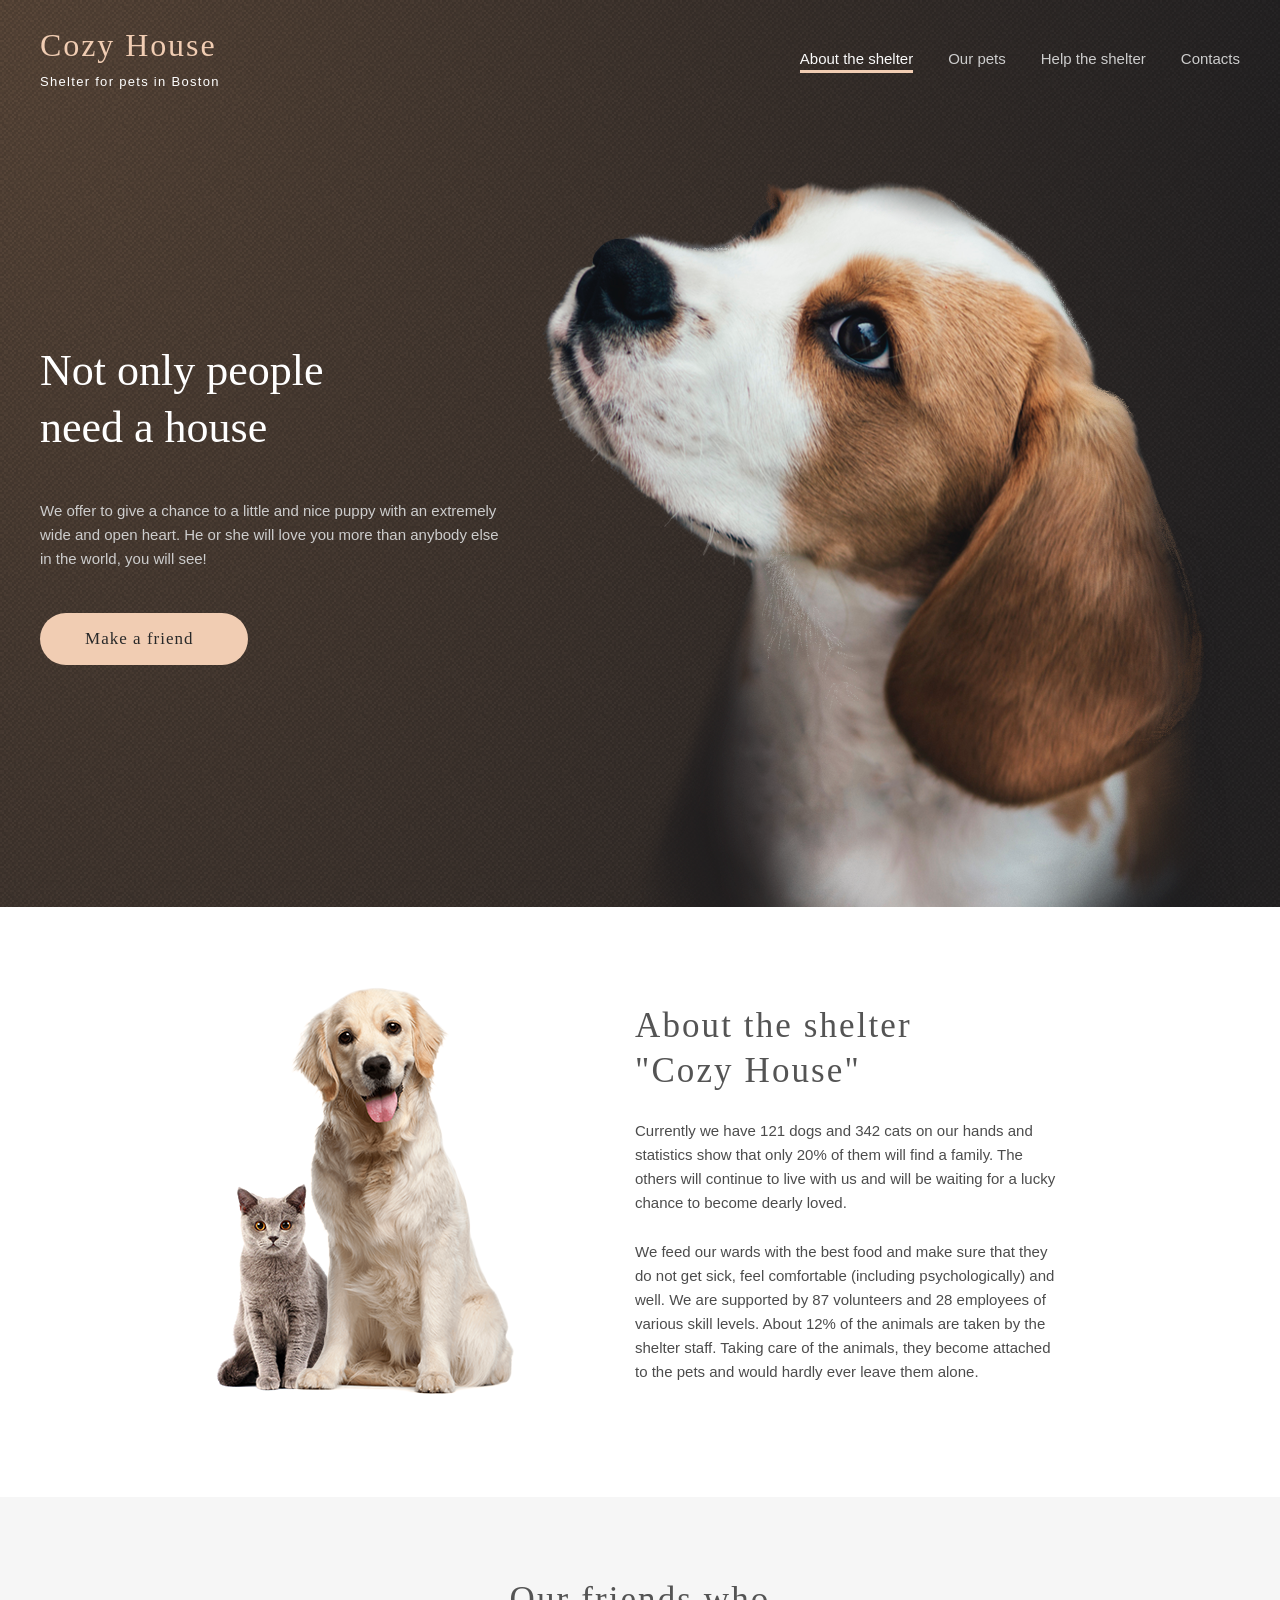
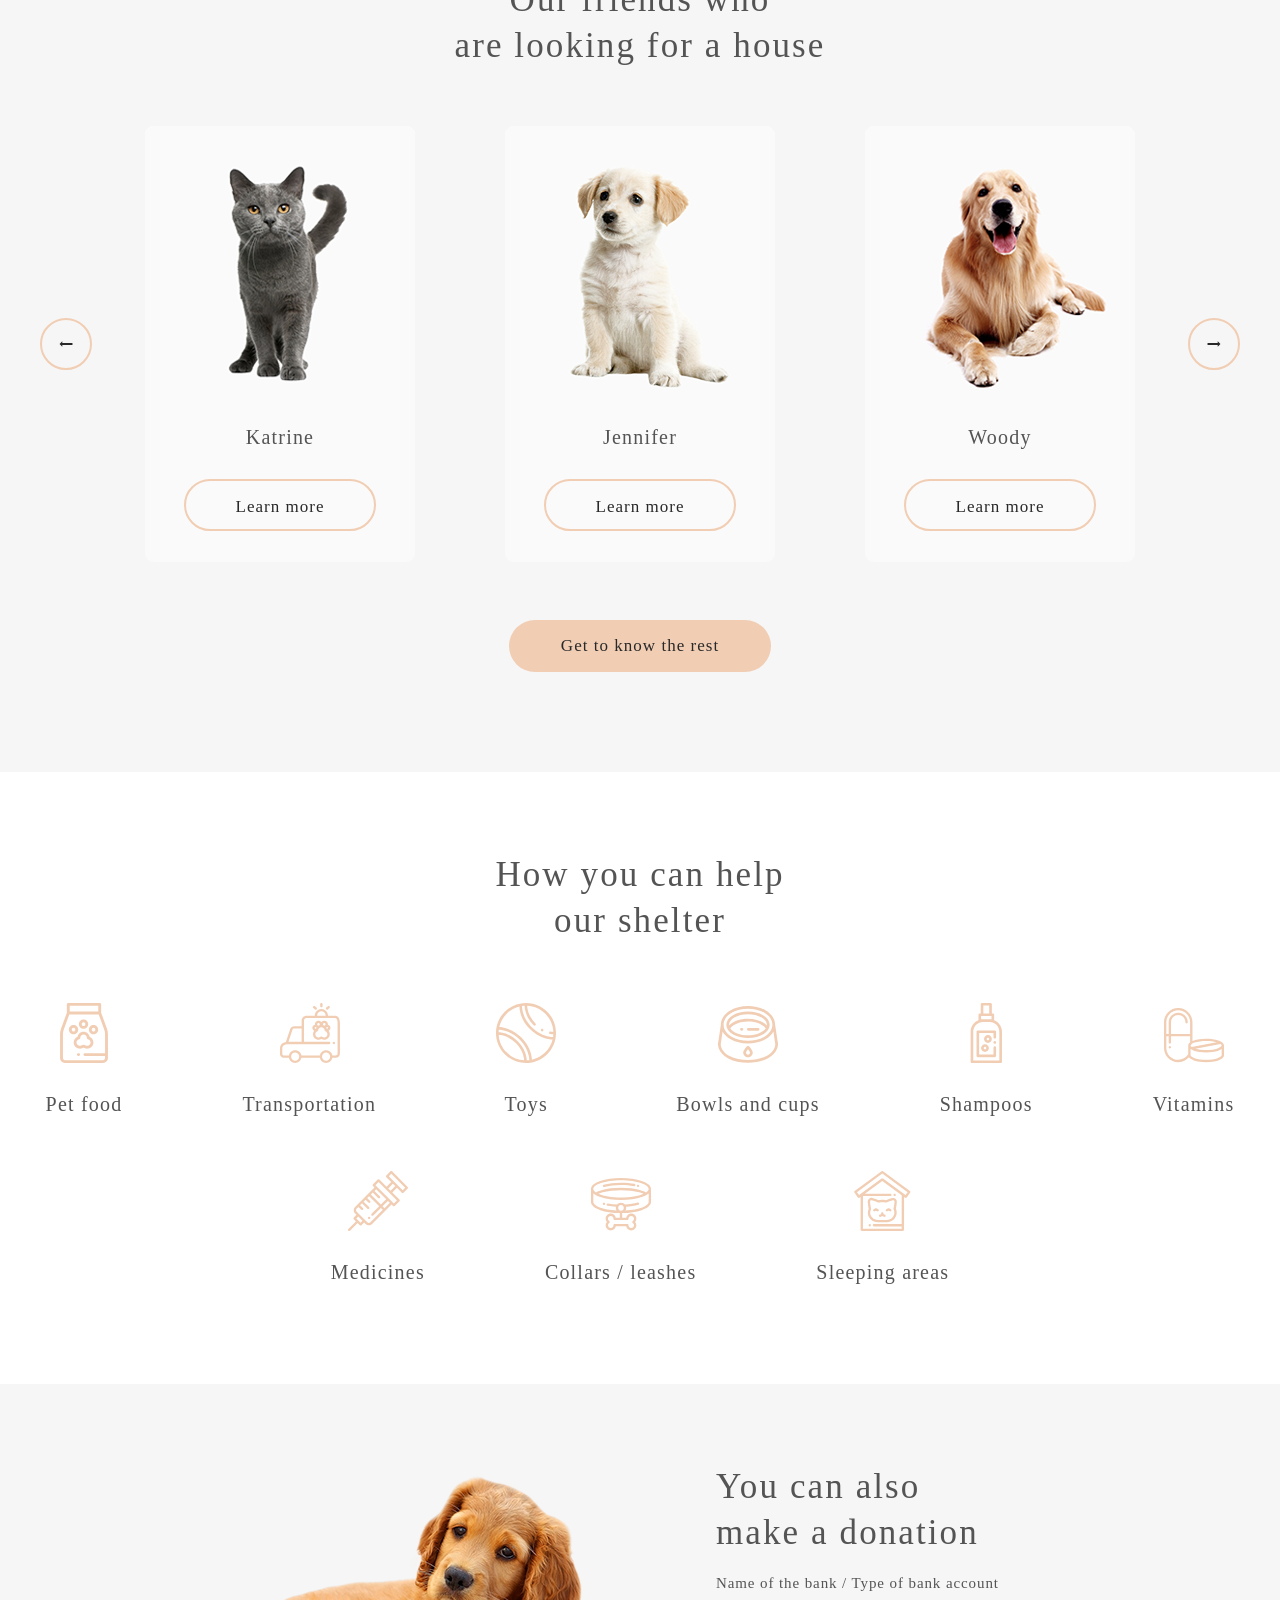
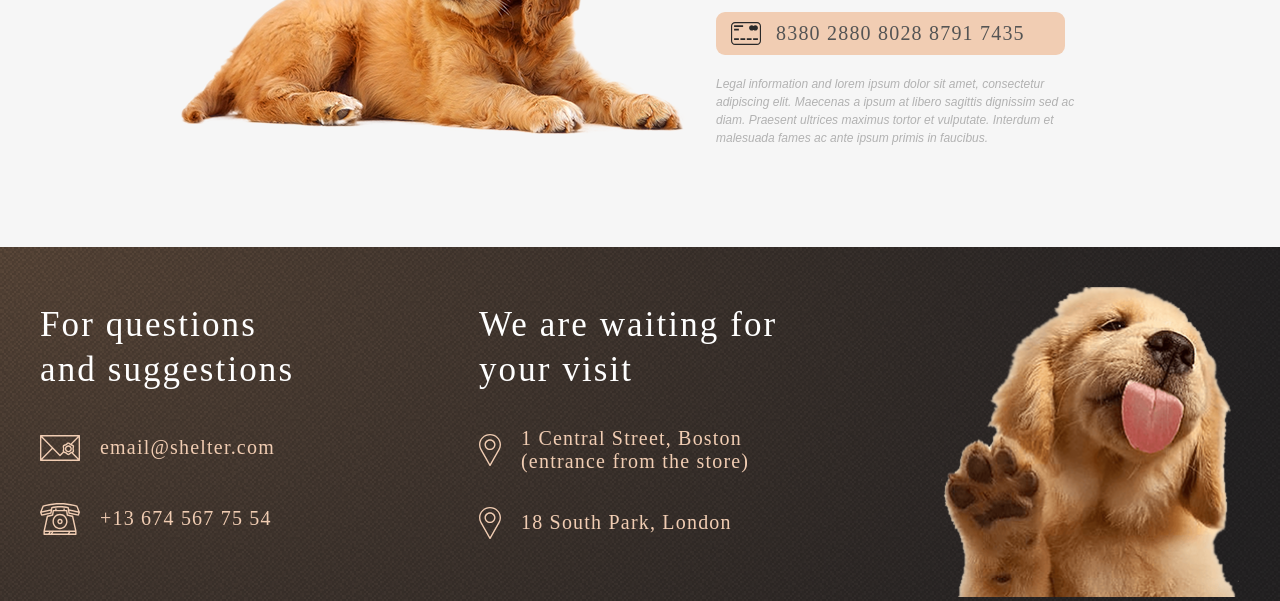
<file: main.html>
<!doctype html>
<html lang="en">
  <head>
    <meta charset="UTF-8" />
    <meta name="viewport" content="width=device-width, initial-scale=1.0" />
    <title>Shelter for pets</title>
    <link rel="stylesheet" href="css/normalize.css" />
    <link rel="stylesheet" href="css/style.css" />
    <link rel="icon" type="image/x-icon" href="./icon/icon.ico" />
  </head>
  <body>
    <div class="gradient__wrapper">
      <header class="header">
        <div class="container header__container">
          <div class="header__logo">
            <a href="#">
              <h1 class="logo__title">Cozy House</h1>
              <p class="logo__subtitle">Shelter for pets in Boston</p>
            </a>
          </div>
          <nav class="header__menu">
            <ul class="menu__list">
              <li class="menu__item">
                <a href="#" class="menu__link menu__link--active"
                  >About the shelter</a
                >
              </li>
              <li class="menu__item">
                <a href="pets.html" class="menu__link">Our pets</a>
              </li>
              <li class="menu__item">
                <a href="#help" class="menu__link">Help the shelter</a>
              </li>
              <li class="menu__item">
                <a href="#in-addition" class="menu__link">Contacts</a>
              </li>
            </ul>
          </nav>
        </div>
      </header>
      <section id="not-only">
        <div class="container not-only__container">
          <div class="not-only__content">
            <h2 class="not-only__heading">
              Not only people <br />
              need a house
            </h2>
            <p class="not-only__subheading">
              We offer to give a chance to a little and nice puppy with an
              extremely wide and open heart. He or she will love you more than
              anybody else in the world, you will see!
            </p>
            <a class="btn" href="#our-friends">Make a friend</a>
          </div>
          <div class="not-only__img">
            <img src="img/start-screen-puppy.png" alt="Start csreen Puppe" />
          </div>
        </div>
      </section>
    </div>
    <main class="main">
      <section id="about">
        <div class="container about__container">
          <div class="about__pets">
            <img
              class="about__img"
              src="./img/about-pets.png"
              alt="About pets in Cozy House shelter"
            />
          </div>
          <div class="about__content">
            <h3 class="about__title">
              About the shelter <br />
              "Cozy House"
            </h3>
            <p class="about__text">
              Currently we have 121 dogs and 342 cats on our hands and
              statistics show that only 20% of them will find a family. The
              others will continue to live with us and will be waiting for a
              lucky chance to become dearly loved.
            </p>
            <p class="about__text">
              We feed our wards with the best food and make sure that they do
              not get sick, feel comfortable (including psychologically) and
              well. We are supported by 87 volunteers and 28 employees of
              various skill levels. About 12% of the animals are taken by the
              shelter staff. Taking care of the animals, they become attached to
              the pets and would hardly ever leave them alone.
            </p>
          </div>
        </div>
      </section>
      <section id="our-friends">
        <div class="container our-friends__container">
          <div class="headind-wrapper">
            <h3 class="our-friends__title">
              Our friends who <br />
              are looking for a house
            </h3>
          </div>
          <div class="our-friends__slider">
            <button class="our-friends__arrow our-friends__arrow--left">
              <svg
                width="52"
                height="52"
                viewBox="0 0 52 52"
                fill="none"
                xmlns="http://www.w3.org/2000/svg"
              >
                <path d="M33 25V27H22V29L19 26L22 23V25H33Z" fill="#292929" />
              </svg>
            </button>
            <div class="our-friends__slider-wrapper" id="slider">
              <div class="our-friends__slider-track">
                <div class="card">
                  <img
                    src="./img/pets-katrine.png"
                    alt="Katrine"
                    class="card__img"
                  />
                  <p class="card__name">Katrine</p>
                  <button class="card__button btn">Learn more</button>
                </div>
                <div class="card">
                  <img
                    src="./img/pets-jennifer.png"
                    alt="Jennifer"
                    class="card__img"
                  />
                  <p class="card__name">Jennifer</p>
                  <button class="card__button btn">Learn more</button>
                </div>
                <div class="card">
                  <img
                    src="./img/pets-woody.png"
                    alt="Woody"
                    class="card__img"
                  />
                  <p class="card__name">Woody</p>
                  <button class="card__button btn">Learn more</button>
                </div>
              </div>
            </div>
            <button class="our-friends__arrow our-friends__arrow--right">
              <svg
                width="52"
                height="52"
                viewBox="0 0 52 52"
                fill="none"
                xmlns="http://www.w3.org/2000/svg"
              >
                <path d="M19 27V25H30V23L33 26L30 29V27H19Z" fill="#292929" />
              </svg>
            </button>
          </div>
          <div class="our-friends__action">
            <a href="pets.html" class="our-friends__btn-rest btn"
              >Get to know the rest</a
            >
          </div>
        </div>
      </section>
      <section id="help">
        <div class="container help__container">
          <h3 class="help__title">
            How you can help<br />
            our shelter
          </h3>
          <div class="help__list">
            <div class="help__item">
              <img src="./svg/icon-pet-food.svg" alt="Pet food" />
              <p class="help__text">Pet food</p>
            </div>
            <div class="help__item">
              <img src="./svg/transportation.svg" alt="Transportation" />
              <p class="help__text">Transportation</p>
            </div>
            <div class="help__item">
              <img src="./svg/toys.svg" alt="Toys" />
              <p class="help__text">Toys</p>
            </div>
            <div class="help__item">
              <img src="./svg/bowls-and-cups.svg" alt="Bowls and cups" />
              <p class="help__text">Bowls and cups</p>
            </div>
            <div class="help__item">
              <img src="./svg/shampoos.svg" alt="Shampoos" />
              <p class="help__text">Shampoos</p>
            </div>
            <div class="help__item">
              <img src="./svg/vitamins.svg" alt="Vitamins" />
              <p class="help__text">Vitamins</p>
            </div>
            <div class="help__item">
              <img src="./svg/medicines.svg" alt="Medicines" />
              <p class="help__text">Medicines</p>
            </div>
            <div class="help__item">
              <img src="./svg/collars-or-leashes.svg" alt="Collars / leashes" />
              <p class="help__text">Collars / leashes</p>
            </div>
            <div class="help__item">
              <img src="./svg/sleeping-area.svg" alt="Sleeping areas" />
              <p class="help__text">Sleeping areas</p>
            </div>
          </div>
        </div>
      </section>
      <section id="in-addition">
        <div class="in-addition__container">
          <img
            src="./img/donation-dog.png"
            alt="donation-dog"
            class="donation__img"
          />
          <div class="donation__content">
            <h3 class="donation__title">
              You can also <br />
              make a donation
            </h3>
            <h4 class="donation__bank-info">
              Name&nbsp;of&nbsp;the&nbsp;bank&nbsp;/&nbsp;Type&nbsp;of&nbsp;bank&nbsp;account
            </h4>
            <button type="button" class="donation__card-btn">
              <img
                class="donation__card-icon"
                src="./svg/credit-card.svg"
                alt="Credit card icon"
              />
              <span class="donation__card-number">
                8380&nbsp;2880&nbsp;8028&nbsp;8791&nbsp;7435
              </span>
            </button>
            <p class="donation__legal">
              Legal information and lorem ipsum dolor sit amet, consectetur
              adipiscing elit. Maecenas a ipsum at libero sagittis dignissim sed
              ac diam. Praesent ultrices maximus tortor et vulputate. Interdum
              et malesuada fames ac ante ipsum primis in faucibus.
            </p>
          </div>
        </div>
      </section>
    </main>
    <footer class="footer">
      <div class="container footer__container">
        <div class="footer__contacts">
          <h5 class="footer__title">For questions and suggestions</h5>
          <a href="mailto:email@shelter.com" class="footer__link">
            <img class="footer__icon" src="./svg/mail.svg" alt="mail" />
            <span class="footer__text">email@shelter.com</span>
          </a>
          <a href="tel:+136745677554" class="footer__link">
            <img class="footer__icon" src="./svg/phone.svg" alt="phone" />
            <span class="footer__text">+13 674 567 75 54</span>
          </a>
        </div>
        <div class="footer__locations">
          <h5 class="footer__title footer__title--mobile">
            We are waiting for your visit
          </h5>
          <a
            href="https://www.google.com/maps/"
            target="_blank"
            class="footer__link"
          >
            <img class="footer__icon" src="./svg/pin.svg" alt="footer icon" />
            <span class="footer__text"
              >1 Central Street, Boston (entrance from the store)</span
            >
          </a>
          <a
            href="https://www.google.com/maps/"
            target="_blank"
            class="footer__link"
          >
            <img class="footer__icon" src="./svg/pin.svg" alt="footer icon" />
            <span class="footer__text">18 South Park, London</span>
          </a>
        </div>
        <div class="footer__image-wrapper">
          <img src="./img/footer-puppy.png" alt="footer sleeping puppy" />
        </div>
      </div>
    </footer>
    <script type="module" src="js/main.js"></script>
  </body>
</html>
</file>
<file: css/style.css>
@import url("variables.css");

* {
  padding: 0;
  margin: 0;
  box-sizing: border-box;
  text-decoration: none;
  list-style-type: none;
}

html,
body {
  scroll-behavior: smooth;
  font-family: var(--second-family);
  font-weight: 400;
  font-style: normal;
}

h1,
h2,
h3,
h4,
h5,
h6 {
  font-family: var(--font-family);
  font-weight: 400;
  font-style: normal;
}

body::-webkit-scrollbar {
  display: none;
}

.container {
  display: flex;
  max-width: 1280px;
  width: 100%;
  margin: 0 auto;
  padding: 80px 40px 100px;
}

.gradient__wrapper {
  background:
    url(../img/noise_transparent.png),
    radial-gradient(100% 215.42% at 0% 0%, #5b483a 0%, #262425 100%), #211f20;
}

.header__container {
  justify-content: space-between;
  padding: 28px 40px 90px;
}

.header__menu {
  display: flex;
  align-items: center;
}

.logo__title {
  font-family: var(--font-family);
  color: var(--color-primary);
  line-height: 1.1;
  letter-spacing: 0.06em;
  padding-bottom: 11px;
}

.menu__link,
.logo__subtitle {
  font-family: var(--second-family);
  font-size: 15px;
  color: #cdcdcd;
}

.logo__subtitle {
  font-size: 13px;
  font-size: 13px;
  letter-spacing: 0.1em;
  color: var(--color-light-xl);
}

.menu__list {
  display: flex;
  gap: 35px;
}

.menu__link {
  user-select: none;
  transition: 0.3s ease;
}

.menu__item:first-child .menu__link {
  padding-bottom: 3px;
  cursor: default;
}

.menu__link--active {
  color: var(--color-light-s);
  border-bottom: 3px solid var(--color-primary);
}

.not-only__container {
  display: flex;
  justify-content: space-between;
  width: 100%;
  gap: 42px;
  min-height: 728px;
  padding: 0 40px;
}

.not-only__content {
  display: flex;
  flex-direction: column;
  max-width: 460px;
  width: 100%;
  gap: 42px;
  padding-top: 163px;
}

.not-only__heading {
  font-size: 44px;
  line-height: 1.3;
  color: var(--color-light-xl);
}

.not-only__subheading {
  font-size: 15px;
  line-height: 1.6;
  color: var(--color-dark-s);
}

.btn {
  display: inline-block;
  border-radius: 100px;
  padding: 15px 45px;
  width: 208px;
  height: 52px;
  background-color: var(--color-primary);
  font-size: 17px;
  color: var(--color-dark-3xl);
  transition: 0.3s ease;
}

.not-only__content .btn {
  font-weight: 400;
  font-family: var(--font-family);
  line-height: 1.3;
  letter-spacing: 0.06em;
}

.not-only__img {
  max-width: 698px;
  width: 100%;
  align-self: flex-end;
}

.not-only__img img {
  width: 100%;
  height: auto;
  display: block;
  object-fit: contain;
}

.about__container {
  display: flex;
  flex-wrap: wrap;
  justify-content: center;
  align-items: center;
  padding: 80px 40px 98px;
  gap: 120px;
}

.about__content {
  max-width: 430px;
  display: flex;
  flex-direction: column;
  gap: 25px;
}

h3 {
  font-size: 35px;
  line-height: 1.3;
  letter-spacing: 0.06em;
  color: var(--color-dark-l);
}

.about__text {
  font-family: var(--second-family);
  font-size: 15px;
  line-height: 1.6;
  color: var(--color-dark-xl);
}

#our-friends {
  background-color: var(--color-light-l);
}

.our-friends__container {
  display: flex;
  flex-direction: column;
  text-align: center;
  gap: 58px;
}

.our-friends__slider-wrapper {
  overflow: hidden;
}

.our-friends__slider {
  display: flex;
  align-items: center;
  gap: 53px;
}

.our-friends__arrow {
  display: flex;
  align-items: center;
  justify-content: center;
  width: 52px;
  height: 52px;
  border-radius: 50%;
  border: 2px solid #f1cdb3;
  background-color: var(--color-light-l);
  transition: 0.3s ease;
}

.our-friends__slider-track {
  display: flex;
  gap: 90px;
  transition: transform 0.5s ease-in-out;
}

.card {
  display: flex;
  flex-direction: column;
  row-gap: 30px;
  align-items: center;
  padding: 0 0 31px 0;
  border-radius: 9px;
  background: var(--color-light-s);
  cursor: pointer;
  transition-duration: 1s;
  flex-shrink: 0;
}

.card__name {
  font-size: 20px;
  font-family: var(--font-family);
  letter-spacing: 0.06em;
  text-align: center;
  color: var(--color-dark-l);
}

.card__button {
  width: 192px;
  border: 2px solid var(--color-primary);
  font-family: var(--font-family);
  font-size: 17px;
  line-height: 1.3;
  letter-spacing: 0.06em;
  color: var(--color-dark-3xl);
  background: var(--color-light-s);
  transition-duration: 1s;
}

.our-friends__btn-rest {
  width: 262px;
  font-family: var(--font-family);
  font-size: 17px;
  line-height: 1.3;
  letter-spacing: 0.06em;
  color: var(--color-dark-3xl);
  transition: 0.3s ease;
}

.help__container {
  display: flex;
  flex-direction: column;
  text-align: center;
  gap: 60px;
}

.help__list {
  display: flex;
  justify-content: center;
  text-align: center;
  flex-wrap: wrap;
  column-gap: 120px;
  row-gap: 55px;
  max-width: 1200px;
}

.help__item {
  display: flex;
  flex-direction: column;
  justify-content: flex-end;
  align-items: center;
  max-width: 100%;
  row-gap: 30px;
}

.help__text {
  font-family: var(--font-family);
  font-weight: 400;
  font-size: 20px;
  line-height: 1.15;
  letter-spacing: 0.06em;
  text-align: center;
  color: var(--color-dark-l);
}

#in-addition {
  background-color: var(--color-light-l);
  display: flex;
  justify-content: center;
  width: 100%;
}

.in-addition__container {
  display: flex;
  justify-content: center;
  width: 100%;
  padding: 80px 181px 100px;
  align-items: center;
  column-gap: 30px;
}

.donation__content {
  display: flex;
  flex-direction: column;
  gap: 20px;
}

.donation__bank-info {
  font-size: 15px;
  line-height: 16px;
  line-height: 110%;
  letter-spacing: 0.06em;
  color: var(--color-dark-l);
}

.donation__card-btn {
  display: flex;
  padding: 10px 15px;
  border-radius: 9px;
  background: var(--color-primary);
  border: none;
  height: 43px;
  width: 349px;
  transition-duration: 1s;
  cursor: pointer;
}

.donation__card-number {
  font-family: var(--font-family);
  font-weight: 400;
  font-size: 20px;
  line-height: 23px;
  line-height: 115%;
  letter-spacing: 0.06em;
  color: var(--color-dark-l);
  padding-left: 15px;
}

.donation__legal {
  font-family: var(--second-family);
  font-style: italic;
  font-size: 12px;
  line-height: 150%;
  color: var(--color-dark-m);
}

.footer {
  background:
    url(../img/noise_transparent.png),
    radial-gradient(100% 215.42% at 0% 0%, #5b483a 0%, #262425 100%), #211f20;
}

.footer__container {
  padding: 40px 40px 0;
  justify-content: space-between;
}

.footer__contacts {
  max-width: 280px;
  display: flex;
  flex-direction: column;
  gap: 42px;
  margin-top: 15px;
}

.footer__locations {
  max-width: 302px;
  display: flex;
  flex-direction: column;
  gap: 34px;
  margin-top: 15px;
}

.footer__link {
  display: flex;
  align-items: center;
  transition: all 0.3s ease;
}

.footer__title {
  font-size: 35px;
  line-height: 1.3;
  letter-spacing: 0.06em;
  color: var(--color-light-xl);
}

.footer__text {
  font-family: var(--font-family);
  font-size: 20px;
  line-height: 1.15;
  letter-spacing: 0.06em;
  color: #f1cdb3;
  padding-left: 20px;
}

.burger {
  display: none;
  width: 30px;
  height: 22px;
  position: relative;
  background: inherit;
  border: none;
  outline: none;
  cursor: pointer;
  transition:
    opacity 0.25s,
    transform 0.5s;
  will-change: transform;
  z-index: 3;
}

.burger span {
  display: block;
  position: absolute;
  width: 30px;
  height: 2px;
  border: 1px solid var(--color-primary);
  transition: 2s;
}

.burger span:nth-child(1) {
  transform: translateY(-10px);
}

.burger span:nth-child(3) {
  transform: translateY(10px);
}

/*responsive*/
@media (max-width: 1100px) {
  .not-only__container {
    flex-direction: column;
    align-items: center;
    gap: 100px;
  }

  .not-only__content {
    padding: 0;
  }
  .not-only__img {
    max-width: 569px;
    width: 100%;
  }

  .not-only__img img {
    width: 100%;
    height: auto;
    display: block;
    object-fit: contain;
  }
}

@media (max-width: 890px) {
  .in-addition__container {
    flex-wrap: wrap-reverse;
    text-align: center;
    gap: 60px;
  }

  .donation__content {
    max-width: 350px;
  }

  .our-friends__slider-track {
    gap: 30px;
  }
}

@media (max-width: 768px) {
  .header__container {
    align-items: center;
    padding: 28px 30px 63px;
  }

  .not-only__container {
    flex-direction: column;
    align-items: center;
    gap: 100px;
  }

  .not-only__img {
    margin-left: auto;
  }

  .not-only__content {
    padding-top: 0;
  }

  .not-only__content .btn {
    margin: 0 auto;
  }

  .about__container {
    flex-wrap: wrap-reverse;
    gap: 80px;
    padding: 80px 40px 96px;
  }

  .our-friends__container {
    padding: 78px 30px 100px;
  }

  .our-friends__slider {
    gap: 12px;
  }

  .our-friends__slider-track {
    gap: 40px;
  }

  .help__container {
    padding: 80px 30px 100px;
  }

  .help__list {
    column-gap: 60px;
  }

  .help__item {
    width: 170px;
    height: 113px;
  }

  .in-addition__container {
    flex-wrap: wrap-reverse;
    gap: 60px;
  }

  .donation__content {
    max-width: 380px;
    text-align: start;
  }
  .donation__img {
    width: 569px;
    margin: 0 auto;
  }

  .footer__container {
    padding: 30px 30px 0;
    flex-wrap: wrap;
    justify-content: center;
    gap: 65px 60px;
  }

  .footer__contacts {
    gap: 40px;
    margin-top: 0;
  }

  .footer__locations {
    gap: 33px;
    margin-top: 0;
  }
}

@media (max-width: 767px) {
  .burger {
    display: block;
  }

  .burger.active {
    transform: rotate(-90deg);
    position: fixed;
    right: 22px;
    cursor: pointer;
  }

  .header__menu {
    position: fixed;
    right: -100%;
    top: 0;
    padding: 255px 39px 0 39px;
    background-color: var(--color-dark-3xl);
    transition: right 0.5s ease;
    z-index: 3;
    height: 100%;
    overflow: auto;
  }

  .menu__list {
    flex-direction: column;
    row-gap: 55px;
    padding: 0;
    text-align: center;
  }

  .menu__item a {
    font-size: 32px;
  }

  .header__menu.active {
    right: 0;
    align-items: flex-start;
  }

  .burger.active {
    z-index: 4;
  }

  body.lock {
    overflow: hidden;
  }

  .overlay {
    position: fixed;
    top: 0;
    left: 0;
    width: 100%;
    height: 100%;
    background: rgba(41, 41, 41, 0.6);
    z-index: 2;
    display: none;
  }

  .overlay.active {
    display: block;
  }
}

@media (max-width: 506px) {
  .donation__img {
    width: 80vw;
    min-width: 260px;
    height: auto;
    display: block;
    object-fit: contain;
  }
}

@media (max-width: 460px) {
  .our-friends__slider {
    flex-wrap: wrap;
    justify-content: space-evenly;
    gap: 20px;
  }

  .card {
    order: 1;
    width: 100%;
  }

  .our-friends__arrow--right {
    order: 3;
  }
  .our-friends__arrow--left {
    order: 2;
  }
}

@media (max-width: 380px) {
  .donation__card-btn {
    width: 281px;
  }
  .donation__card-number {
    font-size: 15px;
  }

  .in-addition__container {
    padding: 35px 60px 80px;
  }
}

@media (max-width: 320px) {
  .header__container {
    padding: 28px 20px 62px;
  }

  .not-only__container {
    min-height: auto;
    gap: 105px;
    padding: 0 10px;
  }

  .not-only__heading {
    font-size: 25px;
    line-height: 1.3;
    letter-spacing: 0.06em;
    text-align: center;
  }

  .not-only__subheading {
    text-align: center;
  }

  .not-only__img {
    display: flex;
    justify-content: end;
    align-items: center;
  }

  .not-only__img img {
    width: 260px;
    height: 271px;
  }

  .about__container {
    padding: 42px 25px 42px;
    gap: 42px;
  }

  h3 {
    font-size: 25px;
    text-align: center;
  }

  .about__text {
    font-size: 15px;
    line-height: 1.6;
    text-align: justify;
  }

  .about__content {
    gap: 22px;
  }

  .about__img {
    width: 260px;
  }

  .our-friends__container {
    padding: 40px 15px 42px;
    gap: 40px;
  }

  .our-friends__slider {
    flex-wrap: wrap;
    justify-content: space-evenly;
    gap: 20px;
  }

  .card {
    order: 1;
    width: 100%;
  }

  .our-friends__arrow--right {
    order: 3;
  }
  .our-friends__arrow--left {
    order: 2;
  }

  .help__container {
    padding: 40px 15px 42px;
    gap: 44px;
  }

  .help__list {
    gap: 30px;
    justify-content: flex-start;
  }

  .help__item {
    width: 130px;
    height: 87px;
    row-gap: 20px;
  }

  .help__item img {
    width: 50px;
    height: 50px;
  }

  .help__text {
    font-size: 15px;
    line-height: 1.1;
    letter-spacing: 0.06em;
    text-align: center;
  }

  .in-addition__container {
    padding: 40px 10px 38px;
    gap: 38px;
  }

  .donation__content {
    max-width: 300px;
    padding: 0 13px;
    align-items: center;
    gap: 25px;
  }

  .donation__bank-info {
    letter-spacing: normal;
  }

  .donation__img {
    width: 260px;
    height: 135px;
  }

  .donation__card-btn {
    width: 281px;
  }

  .donation__card-number {
    font-size: 15px;
  }

  .donation__legal {
    max-width: 280px;
    text-align: justify;
  }

  .footer__container {
    text-align: center;
    padding: 30px 10px 0;
    gap: 40px;
  }

  .footer__title {
    font-size: 25px;
    max-width: 270px;
  }

  .footer__locations {
    align-items: center;
    gap: 40px;
  }

  .footer__contacts {
    padding: 0 14px;
  }

  .footer__contacts .footer__link:nth-of-type(2) {
    padding: 4px 0 0 7px;
  }

  .footer__locations .footer__link:nth-child(3) {
    align-self: flex-start;
  }

  .footer__text {
    text-align: center;
  }

  .footer__locations .footer__link:nth-of-type(1) .footer__text {
    text-align: start;
    padding-left: 20px;
  }

  .footer__image-wrapper img {
    width: 260px;
    height: 269px;
  }
}

/*hover*/
@media (hover: hover) {
  a:hover {
    color: var(--color-light-s);
  }

  .menu__item {
    color: #e5e5e5;
  }

  .card:hover {
    box-shadow: 0 2px 35px 14px rgba(13, 13, 13, 0.04);
    background-color: #fff;
    cursor: pointer;
  }

  .card:hover .card__button {
    background-color: var(--color-primary-light);
    border-color: var(--color-primary-light);
  }

  .footer__link:hover .footer__text {
    color: var(--color-light-s);
  }

  .btn:hover,
  .our-friends__arrow:hover,
  .donation__card-btn:hover {
    background-color: var(--color-primary-light);
    border-color: var(--color-primary-light);
    color: var(--color-dark-3xl);
  }
}
</file>
